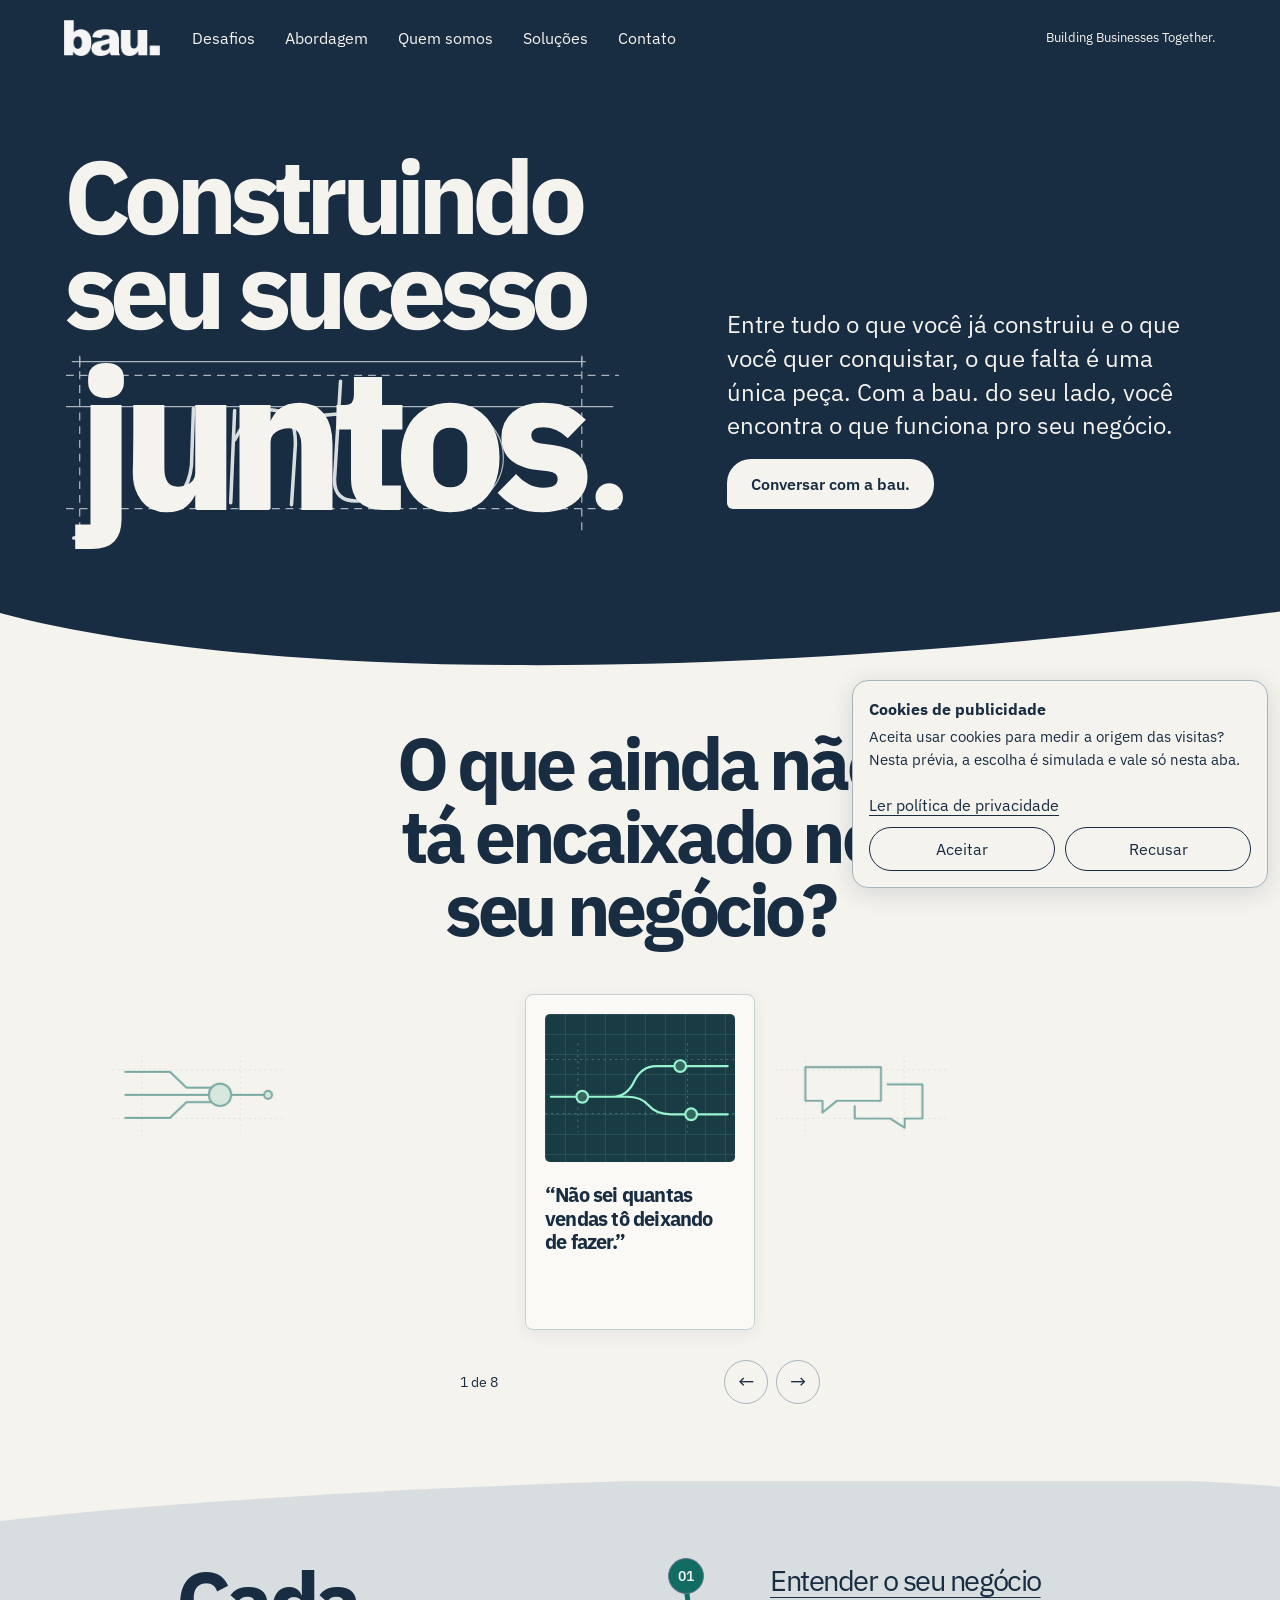
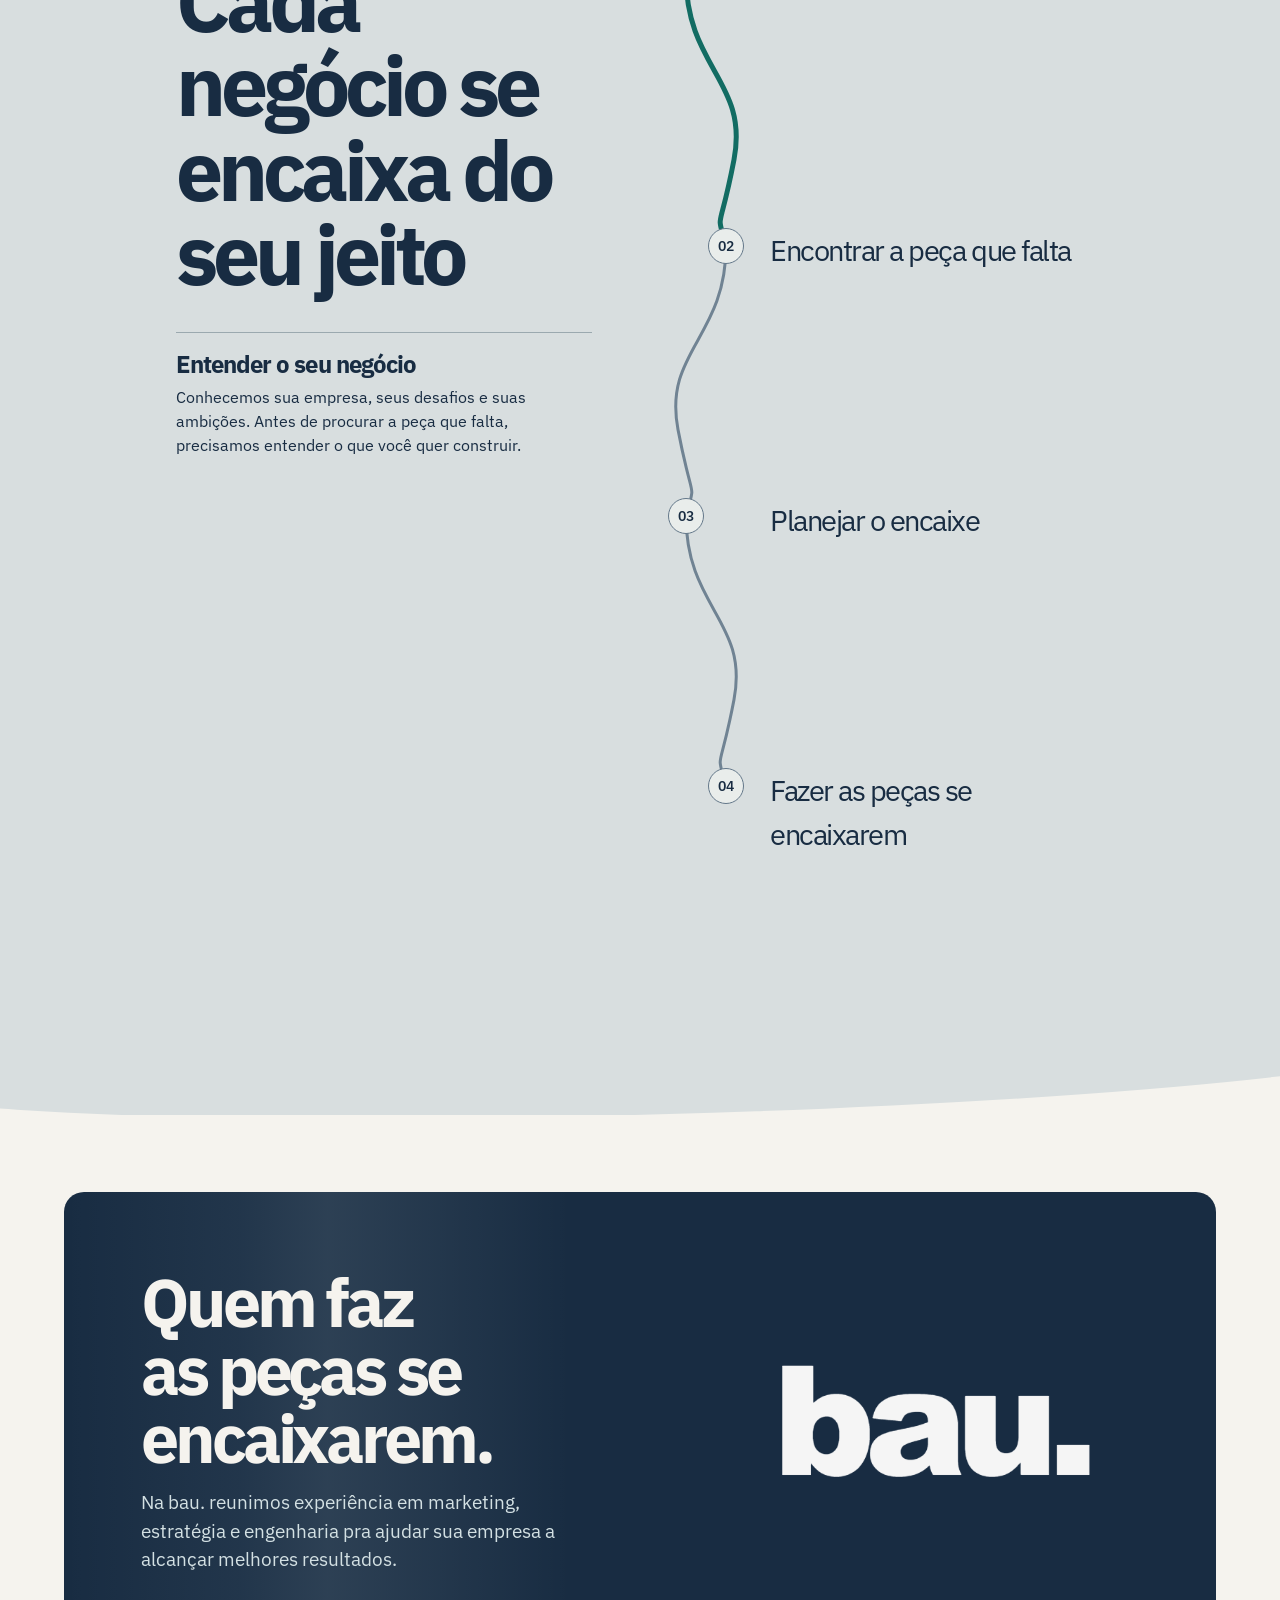
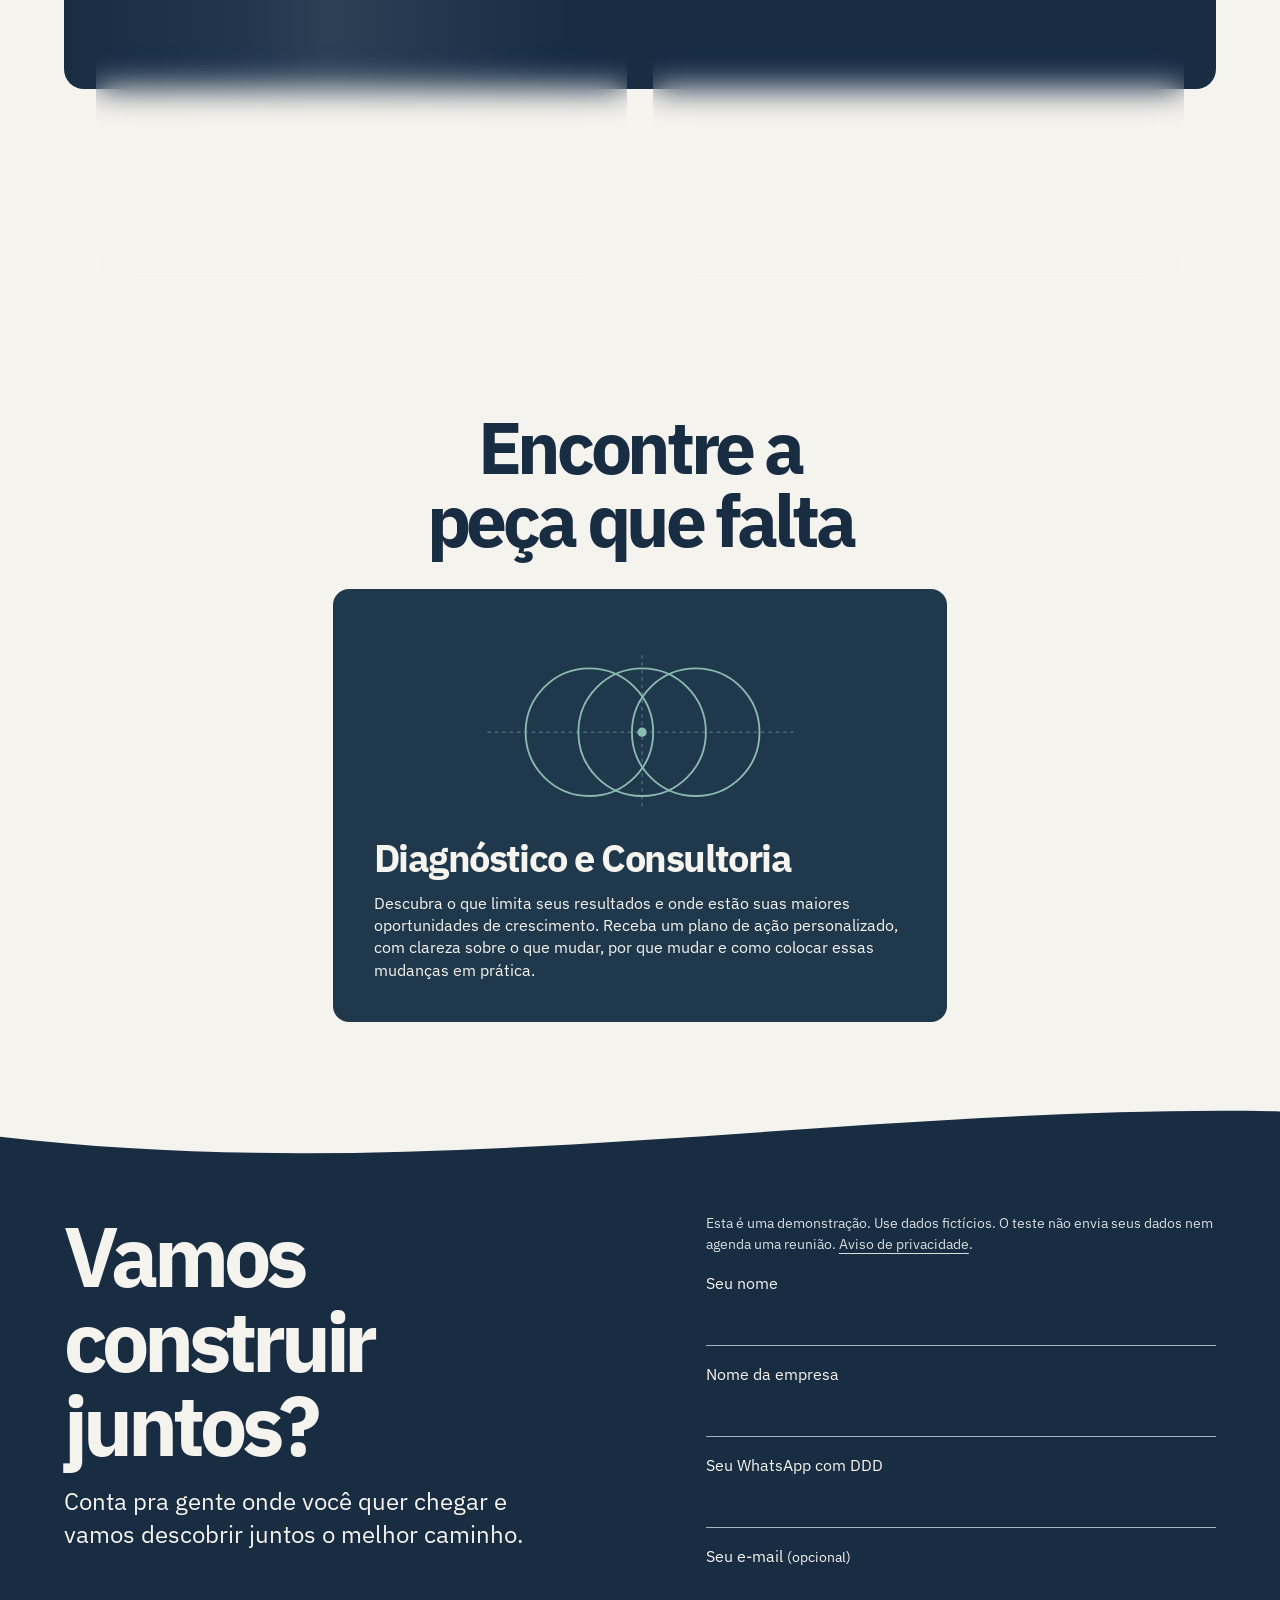
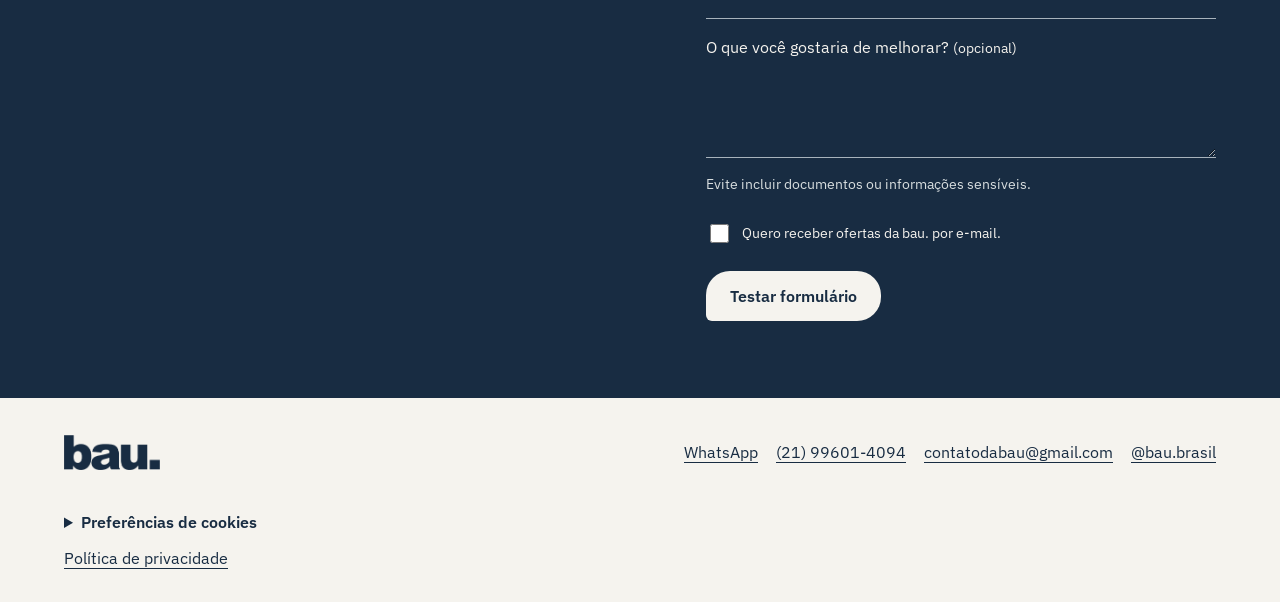
<file: index.html>
<!doctype html>
<html lang="pt-BR"><head><meta charset="utf-8">
<!-- GTM-WQCJBHJT reservado para medição após consentimento. A demo não carrega tags. -->
<meta http-equiv="Content-Security-Policy" content="form-action 'none'; script-src 'self'; connect-src 'none'; frame-src 'none'"><meta name="viewport" content="width=device-width,initial-scale=1"><meta name="theme-color" content="#182c42"><title>bau. | Consultoria, automações e marketing de performance</title>
<meta name="description" content="Diagnóstico do negócio, automações com agentes de IA e marketing de performance. Conheça Gabriel e Victor e as três frentes de atuação da bau.">
<link rel="canonical" href="https://baubrasil.github.io/website/">
<meta property="og:type" content="website">
<meta property="og:locale" content="pt_BR">
<meta property="og:site_name" content="bau.">
<meta property="og:url" content="https://baubrasil.github.io/website/">
<meta property="og:title" content="bau. | Consultoria, automações e marketing de performance">
<meta property="og:description" content="Diagnóstico do negócio, automações com agentes de IA e marketing de performance. Conheça Gabriel e Victor e as três frentes de atuação da bau.">
<meta property="og:image" content="https://baubrasil.github.io/website/compartilhar.png">
<meta property="og:image:width" content="1200">
<meta property="og:image:height" content="630">
<meta property="og:image:alt" content="bau. Construindo seu sucesso juntos.">
<meta name="twitter:card" content="summary_large_image">
<link rel="stylesheet" href="site.css?v=launch-preview1"><link rel="stylesheet" href="hero.css?v=hero-columns2"><script defer src="site.js?v=launch-preview1"></script></head>
<body><a class="skip" href="#inicio">Ir para o conteúdo</a>
<aside class="cookie-banner" aria-labelledby="cookie-title" hidden>
<strong id="cookie-title">Cookies de publicidade</strong>
<p>Aceita usar cookies para medir a origem das visitas? Nesta prévia, a escolha é simulada e vale só nesta aba.</p>
<a id="policy-banner" href="privacidade.html" target="_blank" rel="noopener">Ler política de privacidade<span class="sr-only"> (abre em nova aba)</span></a>
<div class="choice-buttons"><button type="button" value="allow" aria-describedby="policy-banner">Aceitar</button><button type="button" value="deny">Recusar</button></div>
</aside>
<header class="mast"><div class="wrap bar"><a href="#inicio" aria-label="bau., início"><img class="brand" src="bau.png" alt="bau."></a><span lang="en">Building Businesses Together.</span><details class="menu"><summary>Menu</summary><nav aria-label="Seções da página"><a href="#possibilidades">Desafios</a><a href="#mecanismo">Abordagem</a><a href="#sobre">Quem somos</a><a href="#servicos">Soluções</a><a href="#contato">Contato</a></nav></details></div></header>
<main>
<section id="inicio" class="dark"><div class="wrap opening"><h1 aria-label="Construindo seu sucesso juntos."><span>Construindo</span> <span>seu sucesso</span> <svg class="drawing-board" viewBox="-5 -3 297 116" aria-hidden="true" focusable="false">
        <defs>
          <text id="letters" x="2" y="84" textLength="257" lengthAdjust="spacingAndGlyphs">juntos</text>
          <clipPath id="assembly"><rect class="stage assembly-window" x="-5" y="-3" width="268" height="116"/></clipPath>
        </defs>
        <g class="stage guides" fill="none" stroke="#a8b3bc" stroke-width=".65">
          <path d="M-4 16H278 M-4 84H278 M3 7V105 M259 7V96" stroke-dasharray="4 3"/>
          <path d="M-4 32H275 M-1 9H261 M3 6v6 M259 6v6"/>
          <circle cx="194" cy="58" r="25"/>
        </g>
        <g fill="none" stroke="#d8dedf" stroke-width="1.8">
          <path class="stage pencil" pathLength="1" d="M14 35l-1 45q0 18-13 19 M15 20l1-3 M32 34l-1 29q-1 18 12 18q15-1 17-19l1-29 M80 81l2-47m0 15q9-18 21-15q10 1 10 17l-2 31 M136 19l-3 49q-1 13 13 12 M121 37l32-3 M211 53c-1-30-43-26-43 4s43 32 43-4 M254 39C243 29 224 33 224 45c0 12 30 10 30 24 0 14-21 17-33 7 M272 81l2-2"/>
        </g>
        <use href="#letters" class="stage outline" fill="none" stroke="#f5f3ee" stroke-width="1.05"/>
        <use href="#letters" clip-path="url(#assembly)" fill="#f5f3ee"/>
        <circle class="stage period-piece" cx="273" cy="78" r="7" fill="#f5f3ee"/>
      </svg></h1><div class="intro"><p>Entre tudo o que você já construiu e o que você quer conquistar, o que falta é uma única peça. Com a bau. do seu lado, você encontra o que funciona pro seu negócio.</p><a class="button" href="#contato">Conversar com a bau.</a></div></div><svg class="section-edge" viewBox="0 0 1000 90" preserveAspectRatio="none" aria-hidden="true"><path d="M0 12C220 112 620 99 1000 10V90H0Z"/></svg></section>
<section id="possibilidades"><div class="wrap block"><div class="section-head"><h2>O que ainda não tá encaixado no seu negócio?</h2></div><div class="gallery" aria-label="Possibilidades para sua empresa" tabindex="0">
<article class="plate"><div class="plate-art"><svg viewBox="0 0 260 122" aria-hidden="true"><g class="guideline"><path d="M0 22h260M0 96h260M45 0v122M195 0v122"/></g><g class="drawing"><path pathLength="1" d="M8 73h84q20 0 30-21t30-21h98 M8 73h104q20 0 30 12t30 12h78"/><circle cx="51" cy="73" r="8"/><circle cx="185" cy="31" r="8"/><circle cx="200" cy="97" r="8"/></g></svg></div>
  <div class="plate-copy"><h3>“Não sei quantas vendas tô deixando de fazer.”</h3></div>
</article>
<article class="plate"><div class="plate-art"><svg viewBox="0 0 260 122" aria-hidden="true"><g class="guideline"><path d="M0 22h260M0 96h260M45 0v122M195 0v122"/></g><g class="drawing"><path pathLength="1" d="M45 18h115v51H93L71 87V69H45z M120 77v19h54l22 14V96h27V44h-53"/></g></svg></div>
  <div class="plate-copy"><h3>“Meu cliente precisa ser atendido mais rápido.”</h3></div>
</article>
<article class="plate"><div class="plate-art"><svg viewBox="0 0 260 122" aria-hidden="true"><g class="guideline"><path d="M0 22h260M0 96h260M45 0v122M195 0v122"/></g><g class="drawing"><path pathLength="1" d="M20 34h74q30 0 44 26t44 26h62 M20 61h86q18 0 32 12t44 13 M20 88h224"/><circle cx="205" cy="86" r="8"/></g></svg></div>
  <div class="plate-copy"><h3>“Minha equipe perde muito tempo com tarefas repetitivas.”</h3></div>
</article>
<article class="plate"><div class="plate-art"><svg viewBox="0 0 260 122" aria-hidden="true"><g class="guideline"><path d="M0 22h260M0 96h260M45 0v122M195 0v122"/></g><g class="drawing"><circle cx="125" cy="60" r="46"/><circle cx="125" cy="60" r="29"/><path pathLength="1" d="M42 91l83-31 64-39 M125 60h111"/><circle cx="125" cy="60" r="6"/></g></svg></div>
  <div class="plate-copy"><h3>“Se eu não tiver em cima, as coisas não andam.”</h3></div>
</article>
<article class="plate"><div class="plate-art"><svg viewBox="0 0 260 122" aria-hidden="true"><g class="guideline"><path d="M0 22h260M0 96h260M45 0v122M195 0v122"/></g><g class="drawing"><path pathLength="1" d="M18 61h46l19-24h33m-52 24 19 24h33 M112 28h48v64h-48z M160 44h28l16-18h38 M160 78h28l16 18h38"/><circle cx="64" cy="61" r="5"/><circle cx="204" cy="26" r="5"/></g></svg></div>
  <div class="plate-copy"><h3>“Preciso modernizar a empresa, mas não sei por onde começar.”</h3></div>
</article>
<article class="plate"><div class="plate-art"><svg viewBox="0 0 260 122" aria-hidden="true"><g class="guideline"><path d="M0 22h260M0 96h260M45 0v122M195 0v122"/></g><g class="drawing"><path pathLength="1" d="M15 92C98 92 126 81 170 48l54-29 M15 93C99 93 133 86 177 75l47-10"/><circle cx="224" cy="19" r="6"/><circle cx="224" cy="65" r="6"/></g></svg></div>
  <div class="plate-copy"><h3>“Vejo meus concorrentes crescendo e sei que posso crescer também.”</h3></div>
</article>
<article class="plate"><div class="plate-art"><svg viewBox="0 0 260 122" aria-hidden="true"><g class="guideline"><path d="M0 22h260M0 96h260M45 0v122M195 0v122"/></g><g class="drawing"><path pathLength="1" d="M20 25h68l25 24h39 M20 60h132 M20 95h68l25-24h39 M177 60h62"/><circle cx="164" cy="60" r="17"/><circle cx="237" cy="60" r="6"/></g></svg></div>
  <div class="plate-copy"><h3>“Invisto em marketing, mas não consigo enxergar o retorno.”</h3></div>
</article>
<article class="plate"><div class="plate-art"><svg viewBox="0 0 260 122" aria-hidden="true"><g class="guideline"><path d="M0 22h260M0 96h260M45 0v122M195 0v122"/></g><g class="drawing"><path pathLength="1" d="M32 98V48h71v50z M104 98V48h68v50z M20 84C85 84 122 64 155 41s49-25 81-29"/><circle cx="154" cy="42" r="5"/><circle cx="236" cy="12" r="5"/></g></svg></div>
  <div class="plate-copy"><h3>“Quero crescer, mas não posso aumentar meus custos.”</h3></div>
</article>
</div><div class="pager" hidden><span class="count"></span><button type="button" aria-label="Possibilidade anterior">←</button><button type="button" aria-label="Próxima possibilidade">→</button></div></div></section>
<section id="mecanismo" class="tint" aria-labelledby="metodo-titulo">
<div class="wrap block method-layout">
  <div class="method-intro"><h2 id="metodo-titulo">Cada negócio se encaixa do seu jeito</h2>
    <div id="method-detail" hidden aria-live="polite"><h3></h3><p></p></div>
  </div>
  <ol class="method-path">
    <li>
      <svg class="method-thread" viewBox="0 0 100 100" preserveAspectRatio="none" aria-hidden="true"><path d="M30 0C30 34 93 39 78 68S60 86 70 100" /></svg>
      <h3><span class="method-number">01</span><span>Entender o seu negócio</span></h3>
      <p>Conhecemos sua empresa, seus desafios e suas ambições. Antes de procurar a peça que falta, precisamos entender o que você quer construir.</p>
    </li>
    <li>
      <svg class="method-thread" viewBox="0 0 100 100" preserveAspectRatio="none" aria-hidden="true"><path d="M30 0C30 34 93 39 78 68S60 86 70 100" /></svg>
      <h3><span class="method-number">02</span><span>Encontrar a peça que falta</span></h3>
      <p>Identificamos suas necessidades e avaliamos quais soluções em marketing, vendas e tecnologia fazem sentido para sua realidade, seus objetivos e seus recursos.</p>
    </li>
    <li>
      <svg class="method-thread" viewBox="0 0 100 100" preserveAspectRatio="none" aria-hidden="true"><path d="M30 0C30 34 93 39 78 68S60 86 70 100" /></svg>
      <h3><span class="method-number">03</span><span>Planejar o encaixe</span></h3>
      <p>Apresentamos nossa proposta de solução, explicando o que recomendamos, por que recomendamos e como isso pode contribuir para os resultados da sua empresa. Você decide como avançar.</p>
    </li>
    <li>
      <h3><span class="method-number">04</span><span>Fazer as peças se encaixarem</span></h3>
      <p>Colocamos em prática o que definimos juntos, acompanhamos os resultados e buscamos novas oportunidades para sua empresa continuar evoluindo.</p>
    </li>
  </ol>
</div>
</section>
<section id="sobre" aria-labelledby="team-title"><div class="wrap block">
  <div class="team-track"><div class="team-scene">
  <div class="team-print">
    <img src="bau.png" alt="bau." loading="lazy">
    <div class="team-copy">
      <h2 id="team-title">Quem faz as peças se encaixarem.</h2>
      <p>Na bau. reunimos experiência em marketing, estratégia e engenharia pra ajudar sua empresa a alcançar melhores resultados.</p>
    </div>
  </div>
  <div class="team-profiles">
    <article><img class="team-portrait" src="gabriel.jpg" alt="" width="640" height="640" loading="lazy">
      <div><h3>Gabriel</h3><p>Engenheiro Eletricista, com MBA em Marketing pela FGV e experiência na coordenação de operações de marketing, geração de demanda e performance.</p><a class="profile-link" href="https://www.linkedin.com/in/gabrielbarbosa-marketing/" aria-label="LinkedIn de Gabriel">LinkedIn ↗</a></div>
    </article>
    <article><img class="team-portrait" src="victor.jpg" alt="" width="640" height="640" loading="lazy">
      <div><h3>Victor</h3><p>Engenheiro Mecânico pelo CEFET/RJ, com mais de 8 anos de experiência em automação de processos e atuação em empresas como WEX e TELUS Digital.</p><a class="profile-link" href="https://www.linkedin.com/in/vfernandes93/" aria-label="LinkedIn de Victor">LinkedIn ↗</a></div>
    </article>
  </div>
  </div></div>
</div></section>
<section id="servicos"><div class="wrap block"><div class="section-head"><h2>Encontre a peça que falta</h2></div><div class="service-showcase">
  <div class="service-deck">
    <article><svg viewBox="0 0 360 180" aria-hidden="true" focusable="false"><g fill="none" stroke="currentColor"><circle cx="125" cy="90" r="69"/><circle cx="182" cy="90" r="69"/><circle cx="240" cy="90" r="69"/><path stroke-dasharray="3 5" d="M15 90h330M182 7v166"/></g><circle cx="182" cy="90" r="5" fill="currentColor"/></svg><h3>Diagnóstico e Consultoria</h3><p>Descubra o que limita seus resultados e onde estão suas maiores oportunidades de crescimento. Receba um plano de ação personalizado, com clareza sobre o que mudar, por que mudar e como colocar essas mudanças em prática.</p></article>
    <article><svg viewBox="0 0 360 180" aria-hidden="true" focusable="false"><g fill="none" stroke="currentColor"><path d="M-10 91h98q25 0 45-37t48-37h191M-10 91h380M-10 91h100q25 0 45 37t48 37h190"/><path stroke-dasharray="2 5" d="M118 6v170M195 6v170"/><circle cx="195" cy="17" r="8"/><circle cx="195" cy="165" r="8"/></g><circle cx="118" cy="91" r="6" fill="currentColor"/></svg><h3>Implementação de Automações e Agentes de IA</h3><p>Aumente a capacidade da sua operação sem sobrecarregar sua equipe. Automatize tarefas, integre ferramentas e utilize a inteligência artificial pra reduzir desperdícios e melhorar a produtividade do seu negócio.</p></article>
    <article><svg viewBox="0 0 360 180" aria-hidden="true" focusable="false"><g fill="none" stroke="currentColor"><path stroke-dasharray="3 5" d="M10 45h340M10 90h340M10 135h340M90 8v156M180 8v156M270 8v156"/><path d="M0 152C42 148 65 91 109 103S170 142 211 85S274 69 304 40L347 15" stroke-width="3"/><circle cx="211" cy="85" r="9"/></g></svg><h3>Marketing de Performance</h3><p>Entenda o que realmente impulsiona seus resultados. Conecte marketing, vendas e dados pra identificar oportunidades, validar estratégias e construir um crescimento cada vez mais eficiente e rentável.</p></article>
  </div>
</div></div></section>
<section id="contato" class="dark"><svg class="section-edge" viewBox="0 0 1000 90" preserveAspectRatio="none" aria-hidden="true"><path d="M0 0H1000V18C670 7 335 120 0 52Z"/></svg><div class="wrap block split"><div><h2>Vamos construir juntos<span>?</span></h2><p class="lead">Conta pra gente onde você quer chegar e vamos descobrir juntos o melhor caminho.</p></div><form id="lead" autocomplete="off">
<p class="note">Esta é uma demonstração. Use dados fictícios. O teste não envia seus dados nem agenda uma reunião. <a href="privacidade.html">Aviso de privacidade</a>.</p>
<label>Seu nome<input required></label>
<label>Nome da empresa  <input required></label>
<label>Seu WhatsApp com DDD<input type="tel" required></label>
<label>Seu e-mail <small id="email-hint">(opcional)</small><input type="email"></label>
<label>O que você gostaria de melhorar? <small>(opcional)</small><textarea rows="3" aria-describedby="message-hint"></textarea></label>
<p class="note" id="message-hint">Evite incluir documentos ou informações sensíveis.</p>
<label class="check"><input id="offers" type="checkbox"> Quero receber ofertas da bau. por e-mail.</label>
<button type="submit" class="button" disabled>Testar formulário</button>
<noscript>Ative o JavaScript para testar o formulário.</noscript>
<p role="status"></p></form></div></section></main>
<footer><div class="wrap"><img class="brand" src="bau.png" alt="bau."><address><a href="https://wa.me/5521996014094">WhatsApp</a><a href="tel:+5521996014094">(21) 99601-4094</a><a href="mailto:contatodabau@gmail.com">contatodabau@gmail.com</a><a href="https://www.instagram.com/bau.brasil/">@bau.brasil</a></address>
<div class="privacy">
<details id="preferencias"><summary>Preferências de cookies</summary>
<p>Você pode testar a escolha de permitir a medição da origem das visitas para publicidade. A medição está desligada nesta prévia. A escolha vale só para esta aba e pode ser alterada aqui.</p>
<a id="policy-options" href="privacidade.html" target="_blank" rel="noopener">Ler política de privacidade<span class="sr-only"> (abre em nova aba)</span></a>
<div class="choice-buttons" id="ad-choices" hidden><button type="button" value="allow" aria-describedby="policy-options">Aceitar</button><button type="button" value="deny">Recusar</button></div>
<p role="status" id="ad-status"></p><noscript>A medição continua desligada.</noscript></details>
<a id="privacidade" href="privacidade.html">Política de privacidade</a></div></div></footer></body></html>
</file>
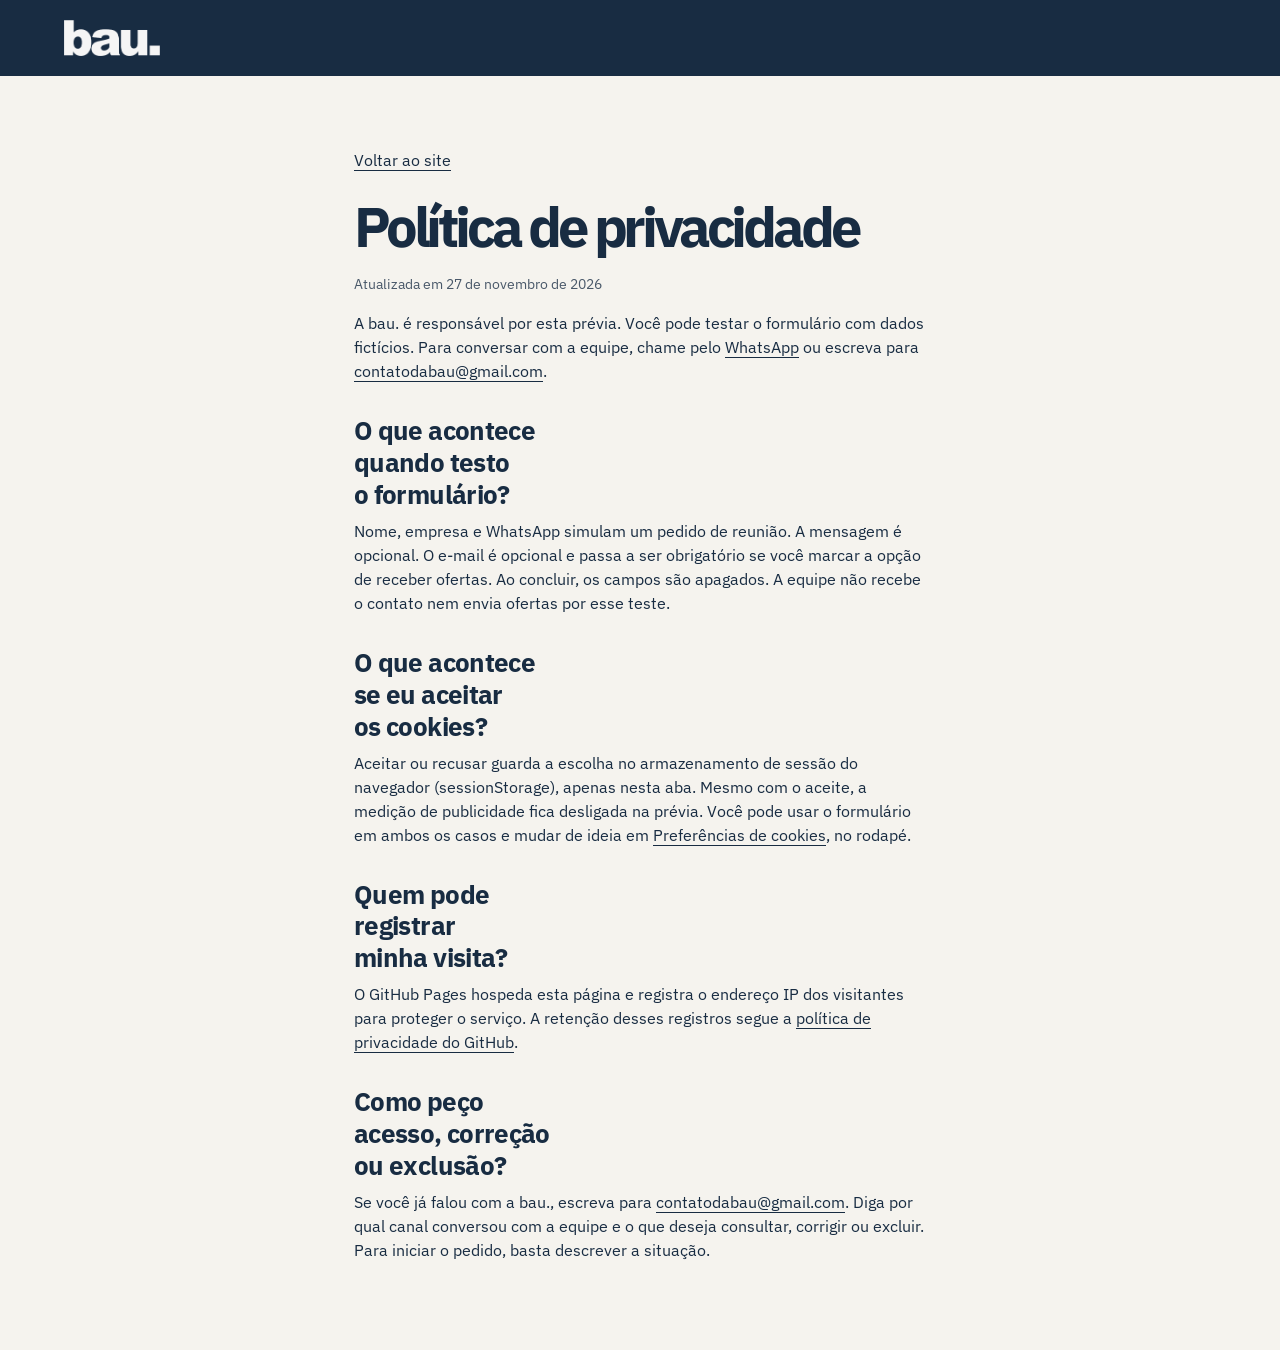
<file: privacidade.html>
<!doctype html>
<html lang="pt-BR">
<head>
  <meta charset="utf-8">
  <meta name="viewport" content="width=device-width, initial-scale=1">
  <meta name="description" content="Veja como a prévia da bau. trata os dados do formulário, as preferências de cookies e os pedidos de privacidade.">
  <link rel="canonical" href="https://baubrasil.github.io/website/privacidade.html">
  <title>Política de privacidade | bau.</title>
  <link rel="stylesheet" href="site.css?v=launch-preview1">
</head>
<body>
  <header class="mast"><div class="wrap bar"><a href="./" aria-label="bau., página inicial"><img class="brand" src="bau.png" alt="bau."></a></div></header>
  <main class="policy">
    <a href="./">Voltar ao site</a>
    <h1>Política de privacidade</h1>
    <p class="policy-date">Atualizada em <time datetime="2026-11-27">27 de novembro de 2026</time></p>
    <p>A bau. é responsável por esta prévia. Você pode testar o formulário com dados fictícios. Para conversar com a equipe, chame pelo <a href="https://wa.me/5521996014094">WhatsApp</a> ou escreva para <a href="mailto:contatodabau@gmail.com">contatodabau@gmail.com</a>.</p>

    <h2>O que acontece quando testo o formulário?</h2>
    <p>Nome, empresa e WhatsApp simulam um pedido de reunião. A mensagem é opcional. O e-mail é opcional e passa a ser obrigatório se você marcar a opção de receber ofertas. Ao concluir, os campos são apagados. A equipe não recebe o contato nem envia ofertas por esse teste.</p>

    <h2>O que acontece se eu aceitar os cookies?</h2>
    <p>Aceitar ou recusar guarda a escolha no armazenamento de sessão do navegador (sessionStorage), apenas nesta aba. Mesmo com o aceite, a medição de publicidade fica desligada na prévia. Você pode usar o formulário em ambos os casos e mudar de ideia em <a href="./#preferencias">Preferências de cookies</a>, no rodapé.</p>

    <h2>Quem pode registrar minha visita?</h2>
    <p>O GitHub Pages hospeda esta página e registra o endereço IP dos visitantes para proteger o serviço. A retenção desses registros segue a <a href="https://docs.github.com/en/site-policy/privacy-policies/github-general-privacy-statement">política de privacidade do GitHub</a>.</p>

    <h2>Como peço acesso, correção ou exclusão?</h2>
    <p>Se você já falou com a bau., escreva para <a href="mailto:contatodabau@gmail.com">contatodabau@gmail.com</a>. Diga por qual canal conversou com a equipe e o que deseja consultar, corrigir ou excluir. Para iniciar o pedido, basta descrever a situação.</p>
  </main>
</body>
</html>
</file>
<file: site.css>
:root {--section-spacing:1}
@media(min-width:850px) { :root {--section-spacing:.75} }
@font-face{font-family:Plex;src:url(plex.ttf);font-weight:100 700;font-display:swap}
:root{--ink:#182c42;--paper:#f5f3ee;--rule:#a8b3bc;--edge:clamp(20px,5vw,76px);font:16px/1.5 Plex,Arial,sans-serif;color:var(--ink);background:var(--paper)}
*{box-sizing:border-box}body{margin:0}a,button,summary,input,textarea{font:inherit}a{color:inherit;text-underline-offset:4px}button,summary{cursor:pointer}
:focus-visible{outline:3px solid #719bbd;outline-offset:3px}.wrap{width:min(100%,1390px);margin:auto;padding-inline:var(--edge)}
.skip{position:absolute;z-index:5;transform:translateY(-150%);background:var(--paper);padding:12px}.skip:focus{transform:none}
.dark,.mast{background:var(--ink);color:var(--paper)}.bar{height:76px;display:flex;align-items:center;gap:18px}.bar>a{display:grid;align-items:center;min-height:44px}.brand{display:block;width:96px;height:auto}.mast .brand{filter:brightness(0) invert(.96)}.bar>span{margin-left:auto;font-size:13px}.menu{position:relative}.menu summary{list-style:none;display:flex;align-items:center;min-height:44px;padding:0 4px}.menu summary::after{content:"☰";margin-left:8px}.menu[open] summary::after{content:"×"}.menu nav{position:absolute;z-index:3;right:0;top:100%;width:200px;padding:8px 16px;color:var(--ink);background:var(--paper);border:1px solid var(--rule)}.menu nav a{display:block;padding:10px 0}
.opening{padding-block:clamp(44px,8svh,90px) calc(clamp(48px,7svh,80px) * var(--section-spacing))}h1,h2,h3,p,ol,dl,dd{margin:0}
h1{font-size:clamp(69px,18vw,156px);line-height:.91;letter-spacing:-.075em}h1>span{display:block}.drawing-board{display:block;width:2.63em;height:1.16em;overflow:visible}
.intro{margin-top:28px}.intro p,.lead{font-size:clamp(18px,2vw,24px);max-width:37ch;line-height:1.4}.intro p{margin-bottom:24px}.button{display:inline-flex;align-items:center;justify-content:center;text-decoration:none;min-height:50px;width:100%;padding:12px 24px;background:var(--paper);color:var(--ink);border:0;border-radius:24px 24px 24px 6px;font-weight:600}
.block{padding-block:calc(clamp(54px,8vw,112px) * var(--section-spacing))}h2{font-size:clamp(38px,6.6vw,88px);line-height:1;letter-spacing:-.06em;max-width:15ch;text-wrap:balance}h3{font-size:clamp(23px,2.7vw,36px);line-height:1.09;letter-spacing:-.04em}small{font-size:14px}small+h2{margin-top:12px}
.gallery{display:grid;grid-auto-flow:column;grid-auto-columns:86%;gap:14px;overflow-x:auto;scroll-snap-type:x mandatory;margin-top:30px;padding-bottom:10px;scrollbar-width:thin;scrollbar-color:var(--rule) transparent}
.plate{scroll-snap-align:start;position:relative}.plate-art{margin-left:-4%;width:95%}.plate-art svg{width:100%;height:130px;display:block}.guideline{stroke:#a8b3bc;stroke-width:.7;stroke-dasharray:3 5;fill:none}.drawing{stroke:var(--ink);stroke-width:2;fill:none}.drawing circle{fill:#e4e6e3}.plate-copy{padding:16px 6px 0 0}.plate-copy h3{margin:7px 0 10px;max-width:18ch}.plate-copy p,.offers p,.people dd{color:#394c60;max-width:48ch}
.pager{display:flex;align-items:center;gap:8px;justify-content:flex-end;margin-top:8px}.pager[hidden]{display:none}.count{font-size:14px;margin-right:auto}.pager button{background:transparent;border:1px solid var(--rule);width:44px;height:44px;border-radius:50%;color:var(--ink);font-size:20px}.pager button:disabled{opacity:.36}
.tint{background:#d8dedf}.split{display:grid;gap:32px}
.people{margin-top:24px}.people dt{font-size:28px;font-weight:600;letter-spacing:-.04em;padding-top:13px}.people dd{padding:4px 0 17px}#servicos{background:#eaf0ef}h2+.lead{margin-top:18px}.offers{margin-top:30px}.offers details{position:relative}.offers summary{list-style:none;display:flex;align-items:center;justify-content:space-between;gap:20px;padding:20px 0;font-size:clamp(20px,3vw,38px);font-weight:600;letter-spacing:-.035em;line-height:1.15}.offers summary::after{content:"+";font-weight:400}.offers details[open] summary::after{content:"−"}summary::-webkit-details-marker{display:none}.offers p{margin-bottom:22px}
form{display:grid;gap:16px}label{display:grid;gap:6px}label small{display:contents}input,textarea{width:100%;padding:10px 4px;border:0;border-bottom:1px solid var(--rule);border-radius:0;background:transparent;color:var(--paper)}textarea{resize:vertical}.check{display:flex;align-items:center;gap:10px;font-size:14px;min-height:44px}.check input{width:19px;height:19px}.note{font-size:14px;color:#d8dedf}[role=status]:empty{display:none}footer>.wrap{padding-block:32px;display:flex;flex-wrap:wrap;gap:24px;align-items:center;justify-content:space-between}address{display:flex;flex-wrap:wrap;gap:0 18px;font-style:normal}address a{display:inline-flex;align-items:center;min-height:44px}
@media(max-width:370px){.bar{gap:8px}.bar>span{font-size:11px}.brand{width:81px}}
@media(min-width:760px){.gallery{grid-auto-columns:calc((100% - 32px)/3);gap:16px}.split,.opening{display:grid;grid-template-columns:1.1fr 1fr;gap:7%}.opening{align-items:end}.intro{margin:0}.button{width:fit-content}.plate-art svg{height:170px}.split h2{max-width:12ch}}

/* As curvas atravessam as margens e deixam o texto sobre uma superfície plana. */
#inicio{position:relative;padding-bottom:calc(clamp(28px,6vw,76px) * var(--section-spacing))}
.section-edge{display:block;width:100%;height:calc(clamp(38px,7vw,104px) * var(--section-spacing));pointer-events:none}
#inicio>.section-edge{position:absolute;inset:auto 0 -1px;fill:var(--paper)}
#possibilidades .block{padding-top:calc(clamp(30px,5vw,66px) * var(--section-spacing))}
.gallery{scrollbar-width:none;gap:clamp(18px,3vw,42px)}
.gallery::-webkit-scrollbar{display:none}
.guideline{opacity:.52}.drawing{stroke-linecap:round;stroke-linejoin:round}
.plate-copy{padding-left:12px}.plate-copy small{display:inline-block;color:var(--muted,#394c60)}
.tint{background:var(--paper)}
#mecanismo .wrap{position:relative;isolation:isolate}
#mecanismo{overflow:hidden}
#mecanismo .wrap::before{content:"";position:absolute;z-index:-1;inset:0 -12vw;background:#d8dedf;border-radius:48% 52% 44% 56% / 9% 11% 8% 10%;transform:rotate(-2deg)}
.people{position:relative;isolation:isolate;padding:0 0 3px}
.people dd{max-width:28ch}.people dt{font-size:clamp(32px,4vw,55px)}
#servicos{background:var(--paper)}
#servicos .block{padding-top:calc(clamp(24px,4vw,56px) * var(--section-spacing))}

.offers details[open] p{padding-left:14px;border-left:2px solid var(--rule)}
#contato>.section-edge{fill:var(--paper);margin-top:-1px}
#contato .block{padding-top:calc(clamp(22px,5vw,70px) * var(--section-spacing))}
form input:focus,form textarea:focus{border-color:var(--paper)}
@media(min-width:760px){.gallery{grid-auto-columns:calc((100% - 2 * clamp(18px,3vw,42px))/3)}.plate:nth-child(even){padding-top:28px}.offers{max-width:860px;margin-left:auto}.people::before{right:23%}}
.section-head {text-align:center;margin:0 auto 28px}
.section-head h2 {margin:9px auto 0;max-width:17ch;font-size:clamp(36px,5.7vw,74px)}
.section-head .lead {margin:14px auto 0}
.plate {background:#faf9f5;border:1px solid #c7d0d1;border-radius:8px;padding:16px;display:flex;flex-direction:column}
.plate-art {width:100%;margin:0}.plate-art svg {height:88px}
.plate-copy {padding:14px 0 0}.plate h3 {font-size:clamp(23px,2.15vw,32px)}
.gallery {gap:12px}.pager {max-width:360px;margin:12px auto 0}
#mecanismo .wrap::before {border-radius:48% 52% 44% 56% / 4% 5% 4% 5%}
.team-print {
  position:relative;isolation:isolate;overflow:hidden;display:grid;gap:clamp(38px,5vw,80px);align-items:center;
  padding:clamp(28px,6vw,92px);padding-bottom:clamp(76px,9vw,136px);
  border-radius:20px;background:var(--ink);color:var(--paper);
}
@media(prefers-reduced-motion:no-preference) {
  .team-print::before {
    content:"";position:absolute;z-index:-1;pointer-events:none;inset:-35% 0;width:44%;
    background:linear-gradient(90deg,transparent,#daeefa0d 35%,#ecfafc19 52%,transparent);
    animation:brand-reflection 8s ease-in-out infinite alternate;
  }
  @keyframes brand-reflection {
    from {transform:translateX(-125%) skewX(-16deg)}
    to {transform:translateX(255%) skewX(-16deg)}
  }
}
.team-print img {width:clamp(105px,24vw,320px);max-width:100%;filter:brightness(0) invert(.96)}
.team-copy h2 {font-size:clamp(36px,5.3vw,74px);max-width:12ch}
.team-copy p {max-width:38ch;margin-top:16px;color:#d3e0e3;font-size:clamp(16px,1.5vw,21px)}
.team-profiles {
  position:relative;display:grid;gap:clamp(18px,2vw,32px);
}
.team-profiles {margin:-28px clamp(8px,2.5vw,40px) 0}
.team-profiles article {
  --glass-tint:184 222 210;
  --portrait-ink:#26504e;
  display:grid;grid-template-columns:clamp(62px,16vw,110px) 1fr;gap:clamp(16px,2vw,32px);
  min-height:clamp(175px,18vw,240px);align-items:center;padding:clamp(18px,2.6vw,40px);
  border:1px solid #f8fffee6;border-radius:20px;
  background:linear-gradient(128deg,rgb(var(--glass-tint) / .84),#f5f6f1 64%);
  box-shadow:inset 0 1px 1px white,inset 0 -1px 2px #34586736,0 8px 24px #182c4215;
}
.team-profiles article:nth-child(2) {--glass-tint:180 203 225;--portrait-ink:#304d69}
@supports ((backdrop-filter:blur(1px)) or (-webkit-backdrop-filter:blur(1px))) {
  .team-profiles article {
    background:linear-gradient(135deg,#ffffffb8,rgb(var(--glass-tint) / .69) 21%,#f5f6f1ed 55%,#ffffffcf);
    -webkit-backdrop-filter:blur(16px) saturate(1.15);
    backdrop-filter:blur(16px) saturate(1.15);
  }
}
.team-portrait {
  display:block;width:100%;height:auto;aspect-ratio:4/5;object-fit:cover;object-position:center 35%;border-radius:14px;
  color:var(--portrait-ink);font-size:clamp(38px,4.4vw,68px);letter-spacing:-.07em;font-weight:550;
  background:radial-gradient(ellipse at 5% 0%,#ffffffdf,transparent 54%),
    linear-gradient(145deg,rgb(var(--glass-tint)),#ffffff70 70%,rgb(var(--glass-tint)));
  box-shadow:inset 0 1px 2px white,inset 0 -1px 2px #25485445,0 4px 12px #182c4210;
}
.team-profiles h3 {font-size:clamp(24px,2.4vw,36px)}
.team-profiles p {margin-top:6px;color:#394c60;line-height:1.4}
@media(min-width:760px) {
  .team-print {grid-template-columns:1.3fr 1fr}
  .team-print img {grid-column:2;grid-row:1;justify-self:center}
  .team-copy {grid-column:1;grid-row:1}
  .team-profiles {grid-template-columns:1fr 1fr}
  .team-profiles {margin-top:-44px}
}
@media(max-width:759px) {
  #sobre .block {padding-bottom:24px}
  .team-track.stacked::after {content:"";display:block;height:clamp(160px,38vh,300px);height:clamp(160px,38svh,300px)}
  .stacked .team-scene {position:sticky;top:var(--scene-top,12px)}
  .stacked .team-profiles {margin-top:-62px;isolation:isolate}
  .stacked article {grid-area:1/1;transform-origin:bottom center}
  .stacked:not(.show-victor) article:last-child,.stacked.show-victor article:first-child {
    transform:translateY(16px) scale(.94);background:#e1e7e5;
  }
  .stacked:not(.show-victor) article:first-child,.stacked.show-victor article:last-child {z-index:1}
}
@media(max-width:759px) and (prefers-reduced-motion:no-preference) {
  .team-track.stacked .team-profiles article:first-child {
    transform:translateY(calc(16px * var(--swap,0) - 52px * var(--lift,0))) scale(calc(1 - .06 * var(--swap,0)));
    opacity:calc(1 - var(--lift,0));
  }
  .team-track.stacked .team-profiles article:last-child {
    transform:translateY(calc(16px * (1 - var(--swap,0)))) scale(calc(.94 + .06 * var(--swap,0)));
  }
}
#sobre .section-head{margin-bottom:18px}.people dt{font-size:26px;border-top:1px solid #c7d0d1}.people dd{max-width:42ch}
.offers {display:grid;gap:12px;padding:0;max-width:none;margin:28px 0 0}
.offers article {position:relative;padding:20px 18px 19px 28px;border:1px solid #c7d0d1;border-radius:7px;background:#faf9f5}
.offers article::before{content:"";position:absolute;width:3px;height:26px;left:0;top:23px;background:#667587}
.offers h3{font-size:clamp(21px,2.1vw,31px)}.offers p{margin:10px 0 0}
#contato h2{max-width:14ch}
@media(min-width:850px){
  .offers{grid-template-columns:repeat(3,minmax(0,1fr));gap:16px}
}
@media(prefers-reduced-motion:reduce){.gallery .plate{transition:none}}
.privacy {width:100%; max-width:68ch}
.privacy summary {padding:12px 0; font-weight:600}
.privacy p {margin:10px 0}
.policy {max-width:70ch; margin:auto; padding:clamp(28px,6vw,72px) var(--edge)}
.policy h1 {margin:24px 0 16px; font-size:clamp(2rem,5vw,3.5rem); line-height:1.1}
.policy p {margin:16px 0}
.policy h2 {margin:32px 0 8px; font-size:clamp(1.25rem,3vw,1.6rem); line-height:1.25; letter-spacing:-.025em}
.policy h2 + p {margin-top:0}
.policy .policy-date {font-size:.875rem; color:#495869}
.cookie-banner {position:fixed; z-index:10; inset:auto 12px max(12px,env(safe-area-inset-bottom)); max-width:26rem; max-height:75vh; overflow:auto; margin-left:auto; padding:16px; background:var(--paper); color:var(--ink); border:1px solid var(--rule); border-radius:16px; box-shadow:0 5px 24px #182c4226}
.cookie-banner p {margin:5px 0 12px; font-size:0.9375rem}
.choice-buttons:not([hidden]) {display:flex; gap:10px}
.choice-buttons button {min-height:44px; padding:8px 20px; border:1px solid var(--ink); border-radius:24px; background:transparent; color:var(--ink)}
.cookie-banner button {flex:1}
#ad-choices button[aria-pressed=true] {background:var(--ink); color:var(--paper)}

#policy-banner, #policy-options {display:inline-flex; align-items:center; min-height:44px}
.sr-only {position:absolute; width:1px; height:1px; overflow:hidden; clip-path:inset(50%); white-space:nowrap}

.method-layout h2 {max-width:12ch}
.method-path {
  list-style:none;
  padding:0;
  margin:clamp(40px,6vw,84px) auto 0;
  max-width:760px;
}
.method-path li {
  --lane:clamp(48px,13vw,108px);
  position:relative;
  padding:0 0 clamp(35px,5vw,68px) calc(var(--lane) + 14px);
}
.method-path li:last-child {padding-bottom:0}
.method-path h3 {font-size:clamp(24px,3vw,42px);font-weight:550}
.method-path p {margin-top:10px;color:#394c60;max-width:42ch}
.method-number {
  position:absolute;z-index:1;left:calc(var(--lane) * .3);top:0;
  transform:translateX(-50%);width:36px;height:36px;border-radius:50%;
  display:grid;place-items:center;color:var(--ink);background:#e9edeb;
  border:1px solid #637789;font-size:14px;letter-spacing:0;font-variant-numeric:tabular-nums;
}
.method-path li:nth-child(even) .method-number {left:calc(var(--lane) * .7)}
.method-thread {
  position:absolute;left:0;top:18px;width:var(--lane);height:100%;
  overflow:visible;pointer-events:none;
}
.method-thread path {fill:none;stroke:#708393;stroke-width:3;vector-effect:non-scaling-stroke}
.method-path li:nth-child(even) .method-thread {transform:scaleX(-1)}
.method-path .current .method-number {color:var(--paper);background:var(--accent-ink);border-color:var(--ink)}
.method-path .current path {stroke:var(--ink)}
:root {--accent-ink:#126c63;--mint:#98f3cf}
.plate-art {
  display:grid;align-items:center;overflow:hidden;
  border-radius:5px;background:#dfebe6;
  background-image:linear-gradient(#597c731a 1px,transparent 1px),linear-gradient(90deg,#597c731a 1px,transparent 1px);
  background-size:20px 20px;
}
.plate-art svg {height:clamp(106px,13vw,148px)}
.plate-art .drawing {stroke:var(--accent-ink);stroke-width:3}
.plate-art .drawing circle {fill:#bcdfcf}
.plate-art .guideline {stroke:#526d64}
.plate.in-frame .plate-art {
  background-color:#193c44;
  background-image:linear-gradient(#a7ead11c 1px,transparent 1px),linear-gradient(90deg,#a7ead11c 1px,transparent 1px);
}
.plate.in-frame .drawing {stroke:var(--mint)}
.plate.in-frame .drawing circle {fill:#36675e}
.plate.in-frame .guideline {stroke:#cbf2e0}
.method-path .current .method-thread path,
.interactive .method-path li:has([aria-pressed="true"]) .method-thread path {stroke:var(--accent-ink);stroke-width:5}
.service-deck article[data-position="center"] svg {color:var(--accent-ink)}
.service-deck article:first-child[data-position="center"] svg {color:#a6ded2}
@media(prefers-reduced-motion:no-preference) {
  .entered {animation:section-arrival .7s cubic-bezier(.2,.65,.3,1) both}
  .plate.in-frame .drawing path[pathLength] {animation:trace-plan 1.05s ease-out}
  @keyframes trace-plan {
    from {stroke-dasharray:1;stroke-dashoffset:1}
    to {stroke-dasharray:1;stroke-dashoffset:0}
  }
  .service-deck [data-position="center"] svg {animation:service-art-arrival .65s ease-out}
  @keyframes service-art-arrival {
    from {transform:scale(.85);opacity:.5}
    to {transform:scale(1);opacity:1}
  }
  @keyframes section-arrival {
    from {translate:0 26px;opacity:.45}
    to {translate:0 0;opacity:1}
  }
}
@media(hover:hover) and (pointer:fine) and (prefers-reduced-motion:no-preference) {
  .plate-art svg {
    transform:perspective(380px) rotateX(var(--pitch,0deg)) rotateY(var(--turn,0deg));
    transition:transform .16s ease-out;
  }
  .plate-art .drawing {transform:translateX(var(--drift,0px));transition:transform .16s ease-out}
}
.service-showcase {max-width:69rem;margin:2rem auto 0}
#servicos .wrap:has(.service-deck.ready) {width:100%;max-width:none;padding-inline:0}
#servicos .section-head {padding-inline:var(--edge)}
.service-showcase:has(.ready) {max-width:none}
.service-deck {display:grid;gap:1rem}
.service-deck article {
  padding:clamp(18px,3.2vw,46px);
  background:#20384c;color:#f6f4ee;border-radius:16px;
  display:flex;flex-direction:column;justify-content:flex-end;min-width:0;
}
.service-deck article:nth-child(2) {background:#cbdad6;color:#163d3b}
.service-deck article:nth-child(3) {background:#b9ccd9;color:#17374e}
.service-deck svg g[stroke] {stroke-width:2;stroke-linecap:round;stroke-linejoin:round}
.service-deck svg [stroke-dasharray] {stroke-width:1;opacity:.6}
.service-deck svg {display:block;width:100%;height:clamp(92px,13vw,174px);margin:auto 0 22px}
.service-deck h3 {font-size:clamp(22px,3vw,43px);text-wrap:balance}
.service-deck p {margin-top:12px;line-height:1.4}
.service-deck.ready {
  grid-template-columns:minmax(0,1fr);gap:0;
  justify-items:center;isolation:isolate;overflow:clip;container-type:inline-size;touch-action:pan-y pinch-zoom;
}
.service-deck.ready article {
  grid-area:1/1;width:70%;transform-origin:center;
  transition:transform .45s ease, filter .45s ease;
}
.service-deck [data-position="center"] {z-index:2}
.service-deck [data-position="left"] {transform:translateX(calc(-50cqw + 42%)) scale(.84) perspective(1400px) rotateY(-22deg)}
.service-deck [data-position="right"] {transform:translateX(calc(50cqw - 42%)) scale(.84) perspective(1400px) rotateY(22deg)}
.service-deck [aria-hidden="true"] {cursor:pointer;filter:brightness(.84)}
@media(min-width:760px) {
  .service-deck.ready article {width:48%}
}
@media(prefers-reduced-motion:reduce) {
  .service-deck.ready article {transition:none}
}
@media(min-width:850px) {
  .method-layout {
    display:grid;
    grid-template-columns:minmax(0,26rem) fit-content(28rem);
    justify-content:center;
    align-items:start;
    gap:clamp(32px,5vw,80px);
  }
  .method-intro {position:sticky;top:12vh}
  #mecanismo {overflow:clip}
  .method-path {margin:0}
  .method-path li {--lane:100px}
}

@media(min-width:850px) {
  #method-detail {margin-top:36px;padding-top:18px;border-top:1px solid #9ba9af;max-width:42ch}
  #method-detail h3 {font-size:24px}
  #method-detail p {margin-top:8px}
  .interactive .method-path li {min-height:clamp(150px,30vh,270px);padding-bottom:32px}
  .interactive .method-path p,.interactive .method-path h3 span:last-child {display:none}
  .interactive .method-path h3 {line-height:0}
  .interactive .method-path button {
    font:inherit;font-size:clamp(22px,2.3vw,35px);letter-spacing:-.05em;
    color:var(--ink);background:transparent;border:0;padding:0 0 4px;text-align:left;min-height:44px;
  }
  .interactive .method-path li .method-number {background:#e9edeb;color:var(--ink)}
  .interactive .method-path li:has([aria-pressed="true"]) .method-number {background:var(--accent-ink);color:var(--paper)}
  .interactive .method-path button[aria-pressed="true"] {text-decoration:underline;text-decoration-thickness:1px;text-underline-offset:.2em}
}

.gallery.circular {
  display:grid;grid-template-columns:1fr;grid-auto-flow:row;justify-items:center;
  overflow:clip;isolation:isolate;touch-action:pan-y pinch-zoom;padding:8px 0;
}
.circular .plate {
  grid-area:1/1;width:min(80%,32rem);padding:clamp(16px,2.4vw,30px);
  transform:translateX(calc(var(--slot) * 96%)) scale(.9);
  opacity:.55;cursor:pointer;
}
.circular .plate.in-frame {transform:none;opacity:1;z-index:1;cursor:auto}
.circular .plate.distant {opacity:0;visibility:hidden}
@media(prefers-reduced-motion:no-preference) {
  .circular .plate {transition:transform .42s ease,opacity .32s ease}
}

.menu summary {gap:8px;padding-inline:14px;border:1px solid #748594;border-radius:24px}
.menu nav {top:calc(100% + 8px);padding:8px;background:var(--ink);color:var(--paper);border:1px solid #637584;border-radius:14px;box-shadow:0 8px 22px #182c4226}
.menu nav a {padding:10px 14px;text-decoration:none;border-radius:8px}
.menu nav a:is(:hover,:focus-visible) {background:#30485b}
@media(min-width:850px) {
  .bar .menu {order:1}
  .bar>span {order:2}
  .menu[open] summary {display:none}
  .menu nav {width:auto;position:static;display:flex;align-items:center;gap:2px;background:none;border:0;padding:0;box-shadow:none}
}
@media(min-width:850px) {
  .gallery.circular {padding-block:18px}
  .gallery.circular .plate {width:20%;min-width:0;padding:clamp(13px,1.5vw,24px);box-shadow:0 5px 16px #182c4212}
  .gallery.circular .plate h3 {font-size:clamp(17px,1.55vw,24px);line-height:1.18}
}
#possibilidades h2,#servicos h2,.team-copy h2,.method-intro h2 {text-wrap:balance}

.profile-link {display:inline-flex;align-items:center;min-height:44px;color:var(--portrait-ink);font-weight:600}
@media(max-width:759px) {
  .stacked:not(.show-victor) article:last-child,.stacked.show-victor article:first-child {pointer-events:none}
}

@media(max-width:560px) {.bar>span {display:none}.bar .menu {margin-left:auto}}
@media(min-width:850px) and (max-width:1099px) {.mast .bar>span {display:none}}
</file>
<file: hero.css>
.opening .drawing-board {width:4.393em;height:1.716em}
.opening h1 > span {font-size:.78em;letter-spacing:-.065em;white-space:nowrap}
.opening h1 > span:nth-child(2) {font-size:.797em}
@media(min-width:760px) {
  .opening {--hero-type:132.6px;align-items:stretch}
  .opening h1 {font-size:var(--hero-type)}
  .opening .intro p {margin-bottom:16px}
  .opening .intro {
    display:flex;flex-direction:column;align-items:flex-start;justify-content:flex-end;
    padding-block:calc(var(--hero-type) * .04) calc(var(--hero-type) * .43);
  }
}
@media(min-width:760px) and (max-width:1100px) {
  .opening {--hero-type:11.05vw}
  .opening .intro p {margin-bottom:12px}
}
@media(max-width:370px) {.opening h1 {font-size:18vw}}
.drawing-board use,.drawing-board text{font-family:Plex,Arial,sans-serif;font-size:100px;font-weight:700;letter-spacing:-6px}
    .drawing-board .stage{animation-duration:10s;animation-timing-function:linear;animation-iteration-count:infinite}
    .pencil{animation-name:pencil;stroke-dasharray:1;stroke-linecap:round;stroke-linejoin:round}
    .guides{animation-name:guides}
    .outline{animation-name:outline;stroke-dasharray:330}
    .assembly-window{animation-name:build;transform-box:fill-box;transform-origin:left}
    .period-piece{animation-name:place-dot}
    @keyframes pencil{0%{stroke-dashoffset:.85;opacity:.85}18%,27%{stroke-dashoffset:0;opacity:.9}48%,100%{stroke-dashoffset:0;opacity:0}}
    @keyframes guides{0%,9%{opacity:0}20%,46%{opacity:.65}63%,100%{opacity:0}}
    @keyframes outline{0%,15%{stroke-dashoffset:330;opacity:0}19%{opacity:1}41%,60%{stroke-dashoffset:0;opacity:1}71%,100%{stroke-dashoffset:0;opacity:0}}
    @keyframes build{0%,38%{transform:scaleX(0)}65%,100%{transform:scaleX(1)}}
    @keyframes place-dot{0%,58%{opacity:0;transform:translateY(-7px)}67%,100%{opacity:1;transform:none}}
    @media(prefers-reduced-motion:reduce){.drawing-board .stage{animation-play-state:paused;animation-delay:-8s}}
</file>
